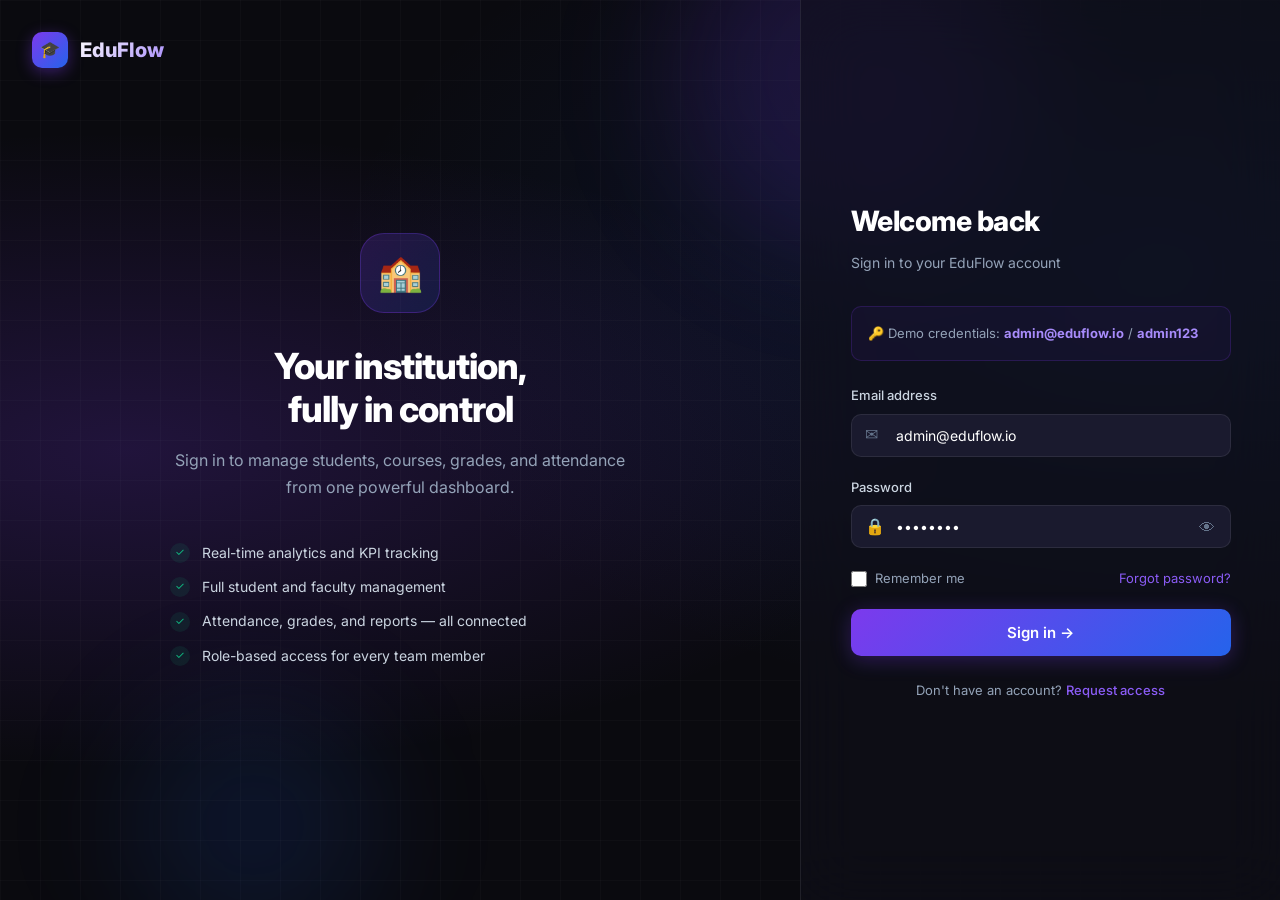
<file: Login.html>
<!DOCTYPE html>
<html lang="en">
<head>
  <meta charset="UTF-8" />
  <meta name="viewport" content="width=device-width, initial-scale=1.0" />
  <title>Sign In — EduFlow</title>
  <link rel="stylesheet" href="css/style.css" />
  <link rel="stylesheet" href="css/auth.css" />
</head>
<body>

<div class="toast-container" id="toastContainer"></div>

<div class="auth-page">
  <div class="auth-bg"></div>
  <div class="auth-grid"></div>
  <div class="auth-orbs">
    <div class="auth-orb auth-orb-1"></div>
    <div class="auth-orb auth-orb-2"></div>
  </div>

  <!-- Left Panel -->
  <div class="auth-left">
    <a href="index.html" class="auth-brand">
      <div class="auth-brand-logo">🎓</div>
      <span class="auth-brand-name">EduFlow</span>
    </a>
    <div class="auth-hero-content">
      <div class="auth-hero-icon">🏫</div>
      <h1 class="auth-hero-title">Your institution,<br>fully in control</h1>
      <p class="auth-hero-subtitle">Sign in to manage students, courses, grades, and attendance from one powerful dashboard.</p>
      <div class="auth-feature-points">
        <div class="auth-feature-point">
          <span class="auth-feature-check">✓</span>
          Real-time analytics and KPI tracking
        </div>
        <div class="auth-feature-point">
          <span class="auth-feature-check">✓</span>
          Full student and faculty management
        </div>
        <div class="auth-feature-point">
          <span class="auth-feature-check">✓</span>
          Attendance, grades, and reports — all connected
        </div>
        <div class="auth-feature-point">
          <span class="auth-feature-check">✓</span>
          Role-based access for every team member
        </div>
      </div>
    </div>
  </div>

  <!-- Right Panel - Form -->
  <div class="auth-right">
    <div class="auth-form-container">
      <div class="auth-form-header">
        <h2 class="auth-form-title">Welcome back</h2>
        <p class="auth-form-subtitle">Sign in to your EduFlow account</p>
      </div>

      <div class="auth-demo-info">
        🔑 Demo credentials: <strong>admin@eduflow.io</strong> / <strong>admin123</strong>
      </div>

      <form class="auth-form" id="loginForm" novalidate>
        <!-- Email -->
        <div class="form-group">
          <label class="form-label" for="email">Email address</label>
          <div class="auth-input-wrapper">
            <span class="auth-input-icon">✉</span>
            <input
              type="email"
              id="email"
              class="auth-input"
              placeholder="you@university.edu"
              autocomplete="email"
            />
          </div>
          <span class="auth-error-msg" id="emailError">Please enter a valid email address.</span>
        </div>

        <!-- Password -->
        <div class="form-group">
          <label class="form-label" for="password">Password</label>
          <div class="auth-input-wrapper">
            <span class="auth-input-icon">🔒</span>
            <input
              type="password"
              id="password"
              class="auth-input"
              placeholder="Enter your password"
              autocomplete="current-password"
            />
            <button type="button" class="auth-toggle-password" id="togglePassword" aria-label="Toggle password visibility">👁</button>
          </div>
          <span class="auth-error-msg" id="passwordError">Password must be at least 6 characters.</span>
        </div>

        <!-- Options -->
        <div class="auth-options">
          <label class="auth-remember">
            <input type="checkbox" id="rememberMe" />
            <span>Remember me</span>
          </label>
          <a href="#" class="auth-forgot" onclick="handleForgotPassword(event)">Forgot password?</a>
        </div>

        <!-- Submit -->
        <button type="submit" class="auth-submit" id="loginBtn">
          <span class="btn-text">Sign in →</span>
          <div class="spinner btn-spinner"></div>
        </button>
      </form>

      <div style="margin-top:var(--space-6);text-align:center;">
        <p class="auth-footer-link">Don't have an account? <a href="#" onclick="showToastDemo(event)">Request access</a></p>
      </div>
    </div>
  </div>
</div>

<script src="js/main.js"></script>
<script src="js/auth.js"></script>
</body>
</html>
</file>
<file: css/style.css>
/* ============================================
   EduFlow - Global Styles
   ============================================ */

@import url('https://fonts.googleapis.com/css2?family=Inter:wght@300;400;500;600;700;800;900&display=swap');

/* CSS Variables */
:root {
  /* Colors */
  --primary: #7c3aed;
  --primary-light: #8b5cf6;
  --primary-dark: #6d28d9;
  --secondary: #2563eb;
  --secondary-light: #3b82f6;
  --accent: #a78bfa;
  --accent-glow: rgba(124, 58, 237, 0.4);

  /* Background */
  --bg-900: #0a0a0f;
  --bg-800: #0f0f1a;
  --bg-700: #13131f;
  --bg-600: #1a1a2e;
  --bg-500: #1e1e35;
  --bg-400: #252540;

  /* Glass */
  --glass-bg: rgba(255, 255, 255, 0.03);
  --glass-border: rgba(255, 255, 255, 0.08);
  --glass-hover: rgba(255, 255, 255, 0.06);

  /* Text */
  --text-100: #ffffff;
  --text-200: #e2e8f0;
  --text-300: #cbd5e1;
  --text-400: #94a3b8;
  --text-500: #64748b;
  --text-600: #475569;

  /* Status */
  --success: #10b981;
  --success-bg: rgba(16, 185, 129, 0.1);
  --warning: #f59e0b;
  --warning-bg: rgba(245, 158, 11, 0.1);
  --danger: #ef4444;
  --danger-bg: rgba(239, 68, 68, 0.1);
  --info: #06b6d4;
  --info-bg: rgba(6, 182, 212, 0.1);

  /* Shadows */
  --shadow-sm: 0 2px 8px rgba(0, 0, 0, 0.3);
  --shadow-md: 0 4px 20px rgba(0, 0, 0, 0.4);
  --shadow-lg: 0 8px 40px rgba(0, 0, 0, 0.5);
  --shadow-glow: 0 0 30px rgba(124, 58, 237, 0.3);
  --shadow-glow-sm: 0 0 15px rgba(124, 58, 237, 0.2);

  /* Border Radius */
  --radius-sm: 6px;
  --radius-md: 10px;
  --radius-lg: 16px;
  --radius-xl: 24px;
  --radius-2xl: 32px;

  /* Spacing */
  --space-1: 4px;
  --space-2: 8px;
  --space-3: 12px;
  --space-4: 16px;
  --space-5: 20px;
  --space-6: 24px;
  --space-8: 32px;
  --space-10: 40px;
  --space-12: 48px;
  --space-16: 64px;
  --space-20: 80px;
  --space-24: 96px;

  /* Transitions */
  --transition-fast: 150ms ease;
  --transition-base: 250ms ease;
  --transition-slow: 400ms ease;
  --transition-spring: 400ms cubic-bezier(0.34, 1.56, 0.64, 1);

  /* Font */
  --font-sans: 'Inter', -apple-system, BlinkMacSystemFont, 'Segoe UI', sans-serif;
  --font-mono: 'JetBrains Mono', 'Fira Code', monospace;

  /* Z-index */
  --z-base: 1;
  --z-dropdown: 100;
  --z-sticky: 200;
  --z-sidebar: 300;
  --z-modal: 400;
  --z-toast: 500;
  --z-tooltip: 600;
}

/* Reset */
*, *::before, *::after {
  margin: 0;
  padding: 0;
  box-sizing: border-box;
}

html {
  scroll-behavior: smooth;
  font-size: 16px;
}

body {
  font-family: var(--font-sans);
  background-color: var(--bg-800);
  color: var(--text-200);
  line-height: 1.6;
  -webkit-font-smoothing: antialiased;
  -moz-osx-font-smoothing: grayscale;
  overflow-x: hidden;
}

/* Scrollbar */
::-webkit-scrollbar {
  width: 6px;
  height: 6px;
}
::-webkit-scrollbar-track {
  background: var(--bg-700);
}
::-webkit-scrollbar-thumb {
  background: var(--bg-400);
  border-radius: 3px;
}
::-webkit-scrollbar-thumb:hover {
  background: var(--primary);
}

/* Selection */
::selection {
  background: rgba(124, 58, 237, 0.3);
  color: var(--text-100);
}

/* Links */
a {
  color: inherit;
  text-decoration: none;
}

/* Images */
img {
  max-width: 100%;
  display: block;
}

/* Buttons - Base */
button {
  font-family: var(--font-sans);
  cursor: pointer;
  border: none;
  outline: none;
}

/* Input Base */
input, select, textarea {
  font-family: var(--font-sans);
  font-size: 14px;
}

/* Lists */
ul, ol {
  list-style: none;
}

/* Utility Classes */
.sr-only {
  position: absolute;
  width: 1px;
  height: 1px;
  padding: 0;
  margin: -1px;
  overflow: hidden;
  clip: rect(0, 0, 0, 0);
  white-space: nowrap;
  border: 0;
}

.container {
  max-width: 1200px;
  margin: 0 auto;
  padding: 0 var(--space-6);
}

.container-wide {
  max-width: 1400px;
  margin: 0 auto;
  padding: 0 var(--space-6);
}

/* Text utilities */
.text-primary { color: var(--primary-light); }
.text-secondary { color: var(--secondary-light); }
.text-accent { color: var(--accent); }
.text-muted { color: var(--text-400); }
.text-success { color: var(--success); }
.text-warning { color: var(--warning); }
.text-danger { color: var(--danger); }

.gradient-text {
  background: linear-gradient(135deg, var(--primary-light), var(--accent));
  -webkit-background-clip: text;
  -webkit-text-fill-color: transparent;
  background-clip: text;
}

/* Glass Card */
.glass-card {
  background: var(--glass-bg);
  border: 1px solid var(--glass-border);
  border-radius: var(--radius-lg);
  backdrop-filter: blur(20px);
  -webkit-backdrop-filter: blur(20px);
}

/* Buttons */
.btn {
  display: inline-flex;
  align-items: center;
  gap: var(--space-2);
  padding: 10px 20px;
  border-radius: var(--radius-md);
  font-size: 14px;
  font-weight: 600;
  transition: all var(--transition-base);
  cursor: pointer;
  border: none;
  white-space: nowrap;
}

.btn-primary {
  background: linear-gradient(135deg, var(--primary), var(--secondary));
  color: white;
  box-shadow: 0 4px 15px rgba(124, 58, 237, 0.3);
}
.btn-primary:hover {
  transform: translateY(-2px);
  box-shadow: 0 8px 25px rgba(124, 58, 237, 0.5);
  filter: brightness(1.1);
}

.btn-secondary {
  background: var(--glass-bg);
  border: 1px solid var(--glass-border);
  color: var(--text-200);
}
.btn-secondary:hover {
  background: var(--glass-hover);
  border-color: var(--primary);
  color: var(--accent);
  transform: translateY(-1px);
}

.btn-ghost {
  background: transparent;
  color: var(--text-300);
  padding: 8px 12px;
}
.btn-ghost:hover {
  background: var(--glass-hover);
  color: var(--text-100);
}

.btn-success {
  background: linear-gradient(135deg, #059669, #10b981);
  color: white;
}
.btn-success:hover {
  box-shadow: 0 4px 15px rgba(16, 185, 129, 0.4);
  transform: translateY(-1px);
}

.btn-danger {
  background: linear-gradient(135deg, #dc2626, #ef4444);
  color: white;
}
.btn-danger:hover {
  box-shadow: 0 4px 15px rgba(239, 68, 68, 0.4);
  transform: translateY(-1px);
}

.btn-sm {
  padding: 6px 14px;
  font-size: 12px;
}

.btn-lg {
  padding: 14px 32px;
  font-size: 16px;
  border-radius: var(--radius-lg);
}

.btn-icon {
  width: 36px;
  height: 36px;
  padding: 0;
  display: inline-flex;
  align-items: center;
  justify-content: center;
  border-radius: var(--radius-md);
}

/* Badge */
.badge {
  display: inline-flex;
  align-items: center;
  padding: 3px 10px;
  border-radius: 50px;
  font-size: 11px;
  font-weight: 600;
  text-transform: uppercase;
  letter-spacing: 0.5px;
}

.badge-success { background: var(--success-bg); color: var(--success); }
.badge-warning { background: var(--warning-bg); color: var(--warning); }
.badge-danger { background: var(--danger-bg); color: var(--danger); }
.badge-info { background: var(--info-bg); color: var(--info); }
.badge-primary { background: rgba(124, 58, 237, 0.15); color: var(--accent); }

/* Form */
.form-group {
  display: flex;
  flex-direction: column;
  gap: var(--space-2);
}

.form-label {
  font-size: 13px;
  font-weight: 500;
  color: var(--text-300);
}

.form-input {
  background: var(--bg-600);
  border: 1px solid var(--glass-border);
  border-radius: var(--radius-md);
  padding: 10px 14px;
  color: var(--text-100);
  font-size: 14px;
  transition: all var(--transition-base);
  outline: none;
}

.form-input:focus {
  border-color: var(--primary);
  box-shadow: 0 0 0 3px rgba(124, 58, 237, 0.15);
  background: var(--bg-500);
}

.form-input::placeholder {
  color: var(--text-600);
}

select.form-input {
  cursor: pointer;
  appearance: none;
  background-image: url("data:image/svg+xml,%3Csvg xmlns='http://www.w3.org/2000/svg' width='12' height='12' viewBox='0 0 12 12'%3E%3Cpath fill='%2394a3b8' d='M6 8L1 3h10z'/%3E%3C/svg%3E");
  background-repeat: no-repeat;
  background-position: right 12px center;
  padding-right: 32px;
}

/* Animations */
@keyframes fadeIn {
  from { opacity: 0; }
  to { opacity: 1; }
}

@keyframes slideUp {
  from { opacity: 0; transform: translateY(30px); }
  to { opacity: 1; transform: translateY(0); }
}

@keyframes slideDown {
  from { opacity: 0; transform: translateY(-20px); }
  to { opacity: 1; transform: translateY(0); }
}

@keyframes slideInLeft {
  from { opacity: 0; transform: translateX(-30px); }
  to { opacity: 1; transform: translateX(0); }
}

@keyframes slideInRight {
  from { opacity: 0; transform: translateX(30px); }
  to { opacity: 1; transform: translateX(0); }
}

@keyframes scaleIn {
  from { opacity: 0; transform: scale(0.9); }
  to { opacity: 1; transform: scale(1); }
}

@keyframes pulse {
  0%, 100% { opacity: 1; }
  50% { opacity: 0.5; }
}

@keyframes spin {
  to { transform: rotate(360deg); }
}

@keyframes float {
  0%, 100% { transform: translateY(0); }
  50% { transform: translateY(-10px); }
}

@keyframes shimmer {
  0% { background-position: -200% center; }
  100% { background-position: 200% center; }
}

@keyframes glow-pulse {
  0%, 100% { box-shadow: 0 0 20px rgba(124, 58, 237, 0.3); }
  50% { box-shadow: 0 0 40px rgba(124, 58, 237, 0.6); }
}

/* Animation Classes */
.animate-fadeIn { animation: fadeIn var(--transition-base) forwards; }
.animate-slideUp { animation: slideUp 0.5s ease forwards; }
.animate-scaleIn { animation: scaleIn 0.3s ease forwards; }
.animate-float { animation: float 3s ease-in-out infinite; }

/* Reveal Animations */
.reveal {
  opacity: 0;
  transform: translateY(30px);
  transition: opacity 0.6s ease, transform 0.6s ease;
}
.reveal.revealed {
  opacity: 1;
  transform: translateY(0);
}

/* Divider */
.divider {
  height: 1px;
  background: var(--glass-border);
  margin: var(--space-4) 0;
}

/* Spinner */
.spinner {
  width: 20px;
  height: 20px;
  border: 2px solid rgba(124, 58, 237, 0.2);
  border-top-color: var(--primary);
  border-radius: 50%;
  animation: spin 0.8s linear infinite;
}

/* Toast */
.toast-container {
  position: fixed;
  top: 20px;
  right: 20px;
  z-index: var(--z-toast);
  display: flex;
  flex-direction: column;
  gap: var(--space-3);
}

.toast {
  display: flex;
  align-items: center;
  gap: var(--space-3);
  padding: 14px 18px;
  background: var(--bg-600);
  border: 1px solid var(--glass-border);
  border-radius: var(--radius-lg);
  box-shadow: var(--shadow-lg);
  min-width: 300px;
  max-width: 420px;
  animation: slideInRight 0.3s ease forwards;
  backdrop-filter: blur(20px);
}

.toast.toast-exit {
  animation: slideInRight 0.3s ease reverse forwards;
}

.toast-icon {
  width: 32px;
  height: 32px;
  border-radius: 50%;
  display: flex;
  align-items: center;
  justify-content: center;
  flex-shrink: 0;
  font-size: 14px;
}

.toast-success .toast-icon { background: var(--success-bg); color: var(--success); }
.toast-error .toast-icon { background: var(--danger-bg); color: var(--danger); }
.toast-warning .toast-icon { background: var(--warning-bg); color: var(--warning); }
.toast-info .toast-icon { background: var(--info-bg); color: var(--info); }

.toast-success { border-left: 3px solid var(--success); }
.toast-error { border-left: 3px solid var(--danger); }
.toast-warning { border-left: 3px solid var(--warning); }
.toast-info { border-left: 3px solid var(--info); }

.toast-content {
  flex: 1;
}

.toast-title {
  font-size: 13px;
  font-weight: 600;
  color: var(--text-100);
  margin-bottom: 2px;
}

.toast-message {
  font-size: 12px;
  color: var(--text-400);
}

.toast-close {
  background: none;
  border: none;
  color: var(--text-500);
  font-size: 16px;
  cursor: pointer;
  padding: 2px;
  transition: color var(--transition-fast);
}

.toast-close:hover { color: var(--text-200); }

/* Loading Overlay */
.loading-overlay {
  position: fixed;
  inset: 0;
  background: var(--bg-900);
  display: flex;
  align-items: center;
  justify-content: center;
  z-index: 9999;
  flex-direction: column;
  gap: var(--space-4);
  transition: opacity 0.4s ease;
}

.loading-overlay.fade-out {
  opacity: 0;
  pointer-events: none;
}

.loading-logo {
  font-size: 28px;
  font-weight: 800;
  background: linear-gradient(135deg, var(--primary-light), var(--accent));
  -webkit-background-clip: text;
  -webkit-text-fill-color: transparent;
  background-clip: text;
  margin-bottom: var(--space-2);
}

.loading-bar {
  width: 200px;
  height: 3px;
  background: var(--bg-400);
  border-radius: 2px;
  overflow: hidden;
}

.loading-bar-fill {
  height: 100%;
  background: linear-gradient(90deg, var(--primary), var(--accent), var(--secondary));
  border-radius: 2px;
  animation: loading-progress 1.5s ease forwards;
}

@keyframes loading-progress {
  from { width: 0%; }
  to { width: 100%; }
}

/* Flex & Grid Helpers */
.flex { display: flex; }
.flex-col { flex-direction: column; }
.items-center { align-items: center; }
.justify-between { justify-content: space-between; }
.gap-2 { gap: var(--space-2); }
.gap-3 { gap: var(--space-3); }
.gap-4 { gap: var(--space-4); }
.gap-6 { gap: var(--space-6); }

.grid-2 { display: grid; grid-template-columns: repeat(2, 1fr); gap: var(--space-6); }
.grid-3 { display: grid; grid-template-columns: repeat(3, 1fr); gap: var(--space-6); }
.grid-4 { display: grid; grid-template-columns: repeat(4, 1fr); gap: var(--space-6); }
</file>
<file: css/auth.css>
/* ============================================
   EduFlow - Auth / Login Styles
   ============================================ */

.auth-page {
  min-height: 100vh;
  display: flex;
  position: relative;
  overflow: hidden;
}

/* Background */
.auth-bg {
  position: absolute;
  inset: 0;
  background: radial-gradient(ellipse at 10% 50%, rgba(124, 58, 237, 0.2) 0%, transparent 50%),
              radial-gradient(ellipse at 90% 30%, rgba(37, 99, 235, 0.15) 0%, transparent 50%),
              var(--bg-900);
}

.auth-grid {
  position: absolute;
  inset: 0;
  background-image: 
    linear-gradient(rgba(255,255,255,0.02) 1px, transparent 1px),
    linear-gradient(90deg, rgba(255,255,255,0.02) 1px, transparent 1px);
  background-size: 40px 40px;
}

.auth-orbs {
  position: absolute;
  inset: 0;
  pointer-events: none;
}

.auth-orb {
  position: absolute;
  border-radius: 50%;
  filter: blur(60px);
}

.auth-orb-1 {
  width: 350px;
  height: 350px;
  background: rgba(124, 58, 237, 0.15);
  top: -100px;
  right: 20%;
}

.auth-orb-2 {
  width: 250px;
  height: 250px;
  background: rgba(37, 99, 235, 0.12);
  bottom: -50px;
  left: 10%;
}

/* Left Panel */
.auth-left {
  flex: 1;
  display: flex;
  flex-direction: column;
  justify-content: center;
  align-items: center;
  padding: var(--space-16);
  position: relative;
  z-index: 1;
}

.auth-brand {
  position: absolute;
  top: var(--space-8);
  left: var(--space-8);
  display: flex;
  align-items: center;
  gap: var(--space-3);
}

.auth-brand-logo {
  width: 36px;
  height: 36px;
  background: linear-gradient(135deg, var(--primary), var(--secondary));
  border-radius: var(--radius-md);
  display: flex;
  align-items: center;
  justify-content: center;
  font-size: 16px;
  box-shadow: 0 4px 15px rgba(124, 58, 237, 0.4);
}

.auth-brand-name {
  font-size: 20px;
  font-weight: 800;
  background: linear-gradient(135deg, var(--text-100), var(--accent));
  -webkit-background-clip: text;
  -webkit-text-fill-color: transparent;
  background-clip: text;
}

.auth-hero-content {
  max-width: 460px;
  text-align: center;
}

.auth-hero-icon {
  width: 80px;
  height: 80px;
  background: linear-gradient(135deg, rgba(124, 58, 237, 0.2), rgba(37, 99, 235, 0.15));
  border: 1px solid rgba(124, 58, 237, 0.3);
  border-radius: var(--radius-xl);
  display: flex;
  align-items: center;
  justify-content: center;
  font-size: 36px;
  margin: 0 auto var(--space-8);
  animation: float 3s ease-in-out infinite;
}

.auth-hero-title {
  font-size: 36px;
  font-weight: 800;
  line-height: 1.2;
  letter-spacing: -1px;
  color: var(--text-100);
  margin-bottom: var(--space-4);
}

.auth-hero-subtitle {
  font-size: 16px;
  color: var(--text-400);
  line-height: 1.7;
  margin-bottom: var(--space-10);
}

.auth-testimonial {
  background: var(--glass-bg);
  border: 1px solid var(--glass-border);
  border-radius: var(--radius-xl);
  padding: var(--space-6);
  text-align: left;
}

.auth-testimonial-text {
  font-size: 14px;
  color: var(--text-300);
  line-height: 1.7;
  font-style: italic;
  margin-bottom: var(--space-4);
}

.auth-testimonial-author {
  display: flex;
  align-items: center;
  gap: var(--space-3);
}

.auth-testimonial-avatar {
  width: 36px;
  height: 36px;
  border-radius: 50%;
  background: linear-gradient(135deg, var(--primary), var(--secondary));
  display: flex;
  align-items: center;
  justify-content: center;
  font-size: 13px;
  font-weight: 700;
  color: white;
}

.auth-testimonial-name {
  font-size: 13px;
  font-weight: 600;
  color: var(--text-200);
}

.auth-testimonial-role {
  font-size: 11px;
  color: var(--text-500);
}

.auth-feature-points {
  display: flex;
  flex-direction: column;
  gap: var(--space-3);
  margin-top: var(--space-8);
  text-align: left;
}

.auth-feature-point {
  display: flex;
  align-items: center;
  gap: var(--space-3);
  font-size: 14px;
  color: var(--text-300);
}

.auth-feature-check {
  width: 20px;
  height: 20px;
  background: var(--success-bg);
  border-radius: 50%;
  display: flex;
  align-items: center;
  justify-content: center;
  font-size: 11px;
  color: var(--success);
  flex-shrink: 0;
}

/* Right Panel - Form */
.auth-right {
  width: 480px;
  display: flex;
  flex-direction: column;
  justify-content: center;
  align-items: center;
  padding: var(--space-12) var(--space-12);
  position: relative;
  z-index: 1;
  border-left: 1px solid var(--glass-border);
  background: rgba(15, 15, 26, 0.6);
  backdrop-filter: blur(30px);
}

.auth-form-container {
  width: 100%;
  max-width: 380px;
  animation: slideUp 0.5s ease forwards;
}

.auth-form-header {
  margin-bottom: var(--space-8);
}

.auth-form-title {
  font-size: 28px;
  font-weight: 800;
  color: var(--text-100);
  letter-spacing: -0.5px;
  margin-bottom: var(--space-2);
}

.auth-form-subtitle {
  font-size: 14px;
  color: var(--text-400);
}

.auth-demo-info {
  background: rgba(124, 58, 237, 0.06);
  border: 1px solid rgba(124, 58, 237, 0.2);
  border-radius: var(--radius-md);
  padding: var(--space-4);
  margin-bottom: var(--space-6);
  font-size: 13px;
  color: var(--text-400);
  line-height: 1.6;
}

.auth-demo-info strong {
  color: var(--accent);
}

.auth-form {
  display: flex;
  flex-direction: column;
  gap: var(--space-5);
}

.auth-input-wrapper {
  position: relative;
}

.auth-input-icon {
  position: absolute;
  left: 14px;
  top: 50%;
  transform: translateY(-50%);
  color: var(--text-500);
  font-size: 16px;
  pointer-events: none;
}

.auth-input {
  width: 100%;
  background: var(--bg-600);
  border: 1px solid var(--glass-border);
  border-radius: var(--radius-md);
  padding: 12px 14px 12px 44px;
  color: var(--text-100);
  font-size: 14px;
  transition: all var(--transition-base);
  outline: none;
}

.auth-input:focus {
  border-color: var(--primary);
  box-shadow: 0 0 0 3px rgba(124, 58, 237, 0.15);
  background: var(--bg-500);
}

.auth-input.error {
  border-color: var(--danger);
  box-shadow: 0 0 0 3px rgba(239, 68, 68, 0.15);
}

.auth-input::placeholder {
  color: var(--text-600);
}

.auth-toggle-password {
  position: absolute;
  right: 14px;
  top: 50%;
  transform: translateY(-50%);
  background: none;
  border: none;
  color: var(--text-500);
  cursor: pointer;
  font-size: 16px;
  transition: color var(--transition-fast);
  padding: 2px;
}

.auth-toggle-password:hover {
  color: var(--text-300);
}

.auth-error-msg {
  font-size: 12px;
  color: var(--danger);
  margin-top: var(--space-1);
  display: none;
}

.auth-error-msg.visible {
  display: block;
}

.auth-options {
  display: flex;
  align-items: center;
  justify-content: space-between;
}

.auth-remember {
  display: flex;
  align-items: center;
  gap: var(--space-2);
  cursor: pointer;
}

.auth-remember input[type="checkbox"] {
  width: 16px;
  height: 16px;
  accent-color: var(--primary);
  cursor: pointer;
}

.auth-remember span {
  font-size: 13px;
  color: var(--text-400);
}

.auth-forgot {
  font-size: 13px;
  color: var(--primary-light);
  transition: color var(--transition-fast);
}

.auth-forgot:hover {
  color: var(--accent);
}

.auth-submit {
  width: 100%;
  padding: 14px;
  background: linear-gradient(135deg, var(--primary), var(--secondary));
  color: white;
  border: none;
  border-radius: var(--radius-md);
  font-size: 15px;
  font-weight: 600;
  cursor: pointer;
  transition: all var(--transition-base);
  display: flex;
  align-items: center;
  justify-content: center;
  gap: var(--space-2);
  box-shadow: 0 4px 20px rgba(124, 58, 237, 0.3);
}

.auth-submit:hover {
  transform: translateY(-2px);
  box-shadow: 0 8px 30px rgba(124, 58, 237, 0.5);
  filter: brightness(1.1);
}

.auth-submit:active {
  transform: translateY(0);
}

.auth-submit:disabled {
  opacity: 0.7;
  cursor: not-allowed;
  transform: none;
}

.auth-submit .btn-spinner {
  display: none;
}

.auth-submit.loading .btn-text {
  display: none;
}

.auth-submit.loading .btn-spinner {
  display: block;
}

.auth-divider {
  display: flex;
  align-items: center;
  gap: var(--space-3);
  color: var(--text-600);
  font-size: 13px;
}

.auth-divider::before,
.auth-divider::after {
  content: '';
  flex: 1;
  height: 1px;
  background: var(--glass-border);
}

.auth-footer-link {
  text-align: center;
  font-size: 13px;
  color: var(--text-400);
}

.auth-footer-link a {
  color: var(--primary-light);
  font-weight: 500;
  transition: color var(--transition-fast);
}

.auth-footer-link a:hover {
  color: var(--accent);
}

/* Quick login pills */
.quick-logins {
  display: flex;
  gap: var(--space-3);
  margin-top: var(--space-2);
}

.quick-login-btn {
  flex: 1;
  padding: 10px;
  background: var(--glass-bg);
  border: 1px solid var(--glass-border);
  border-radius: var(--radius-md);
  display: flex;
  align-items: center;
  justify-content: center;
  gap: var(--space-2);
  font-size: 13px;
  color: var(--text-300);
  cursor: pointer;
  transition: all var(--transition-base);
}

.quick-login-btn:hover {
  border-color: rgba(124, 58, 237, 0.3);
  background: rgba(124, 58, 237, 0.05);
  color: var(--text-100);
}

/* Responsive */
@media (max-width: 900px) {
  .auth-left {
    display: none;
  }

  .auth-right {
    width: 100%;
    padding: var(--space-10) var(--space-6);
    border-left: none;
  }
}
</file>
